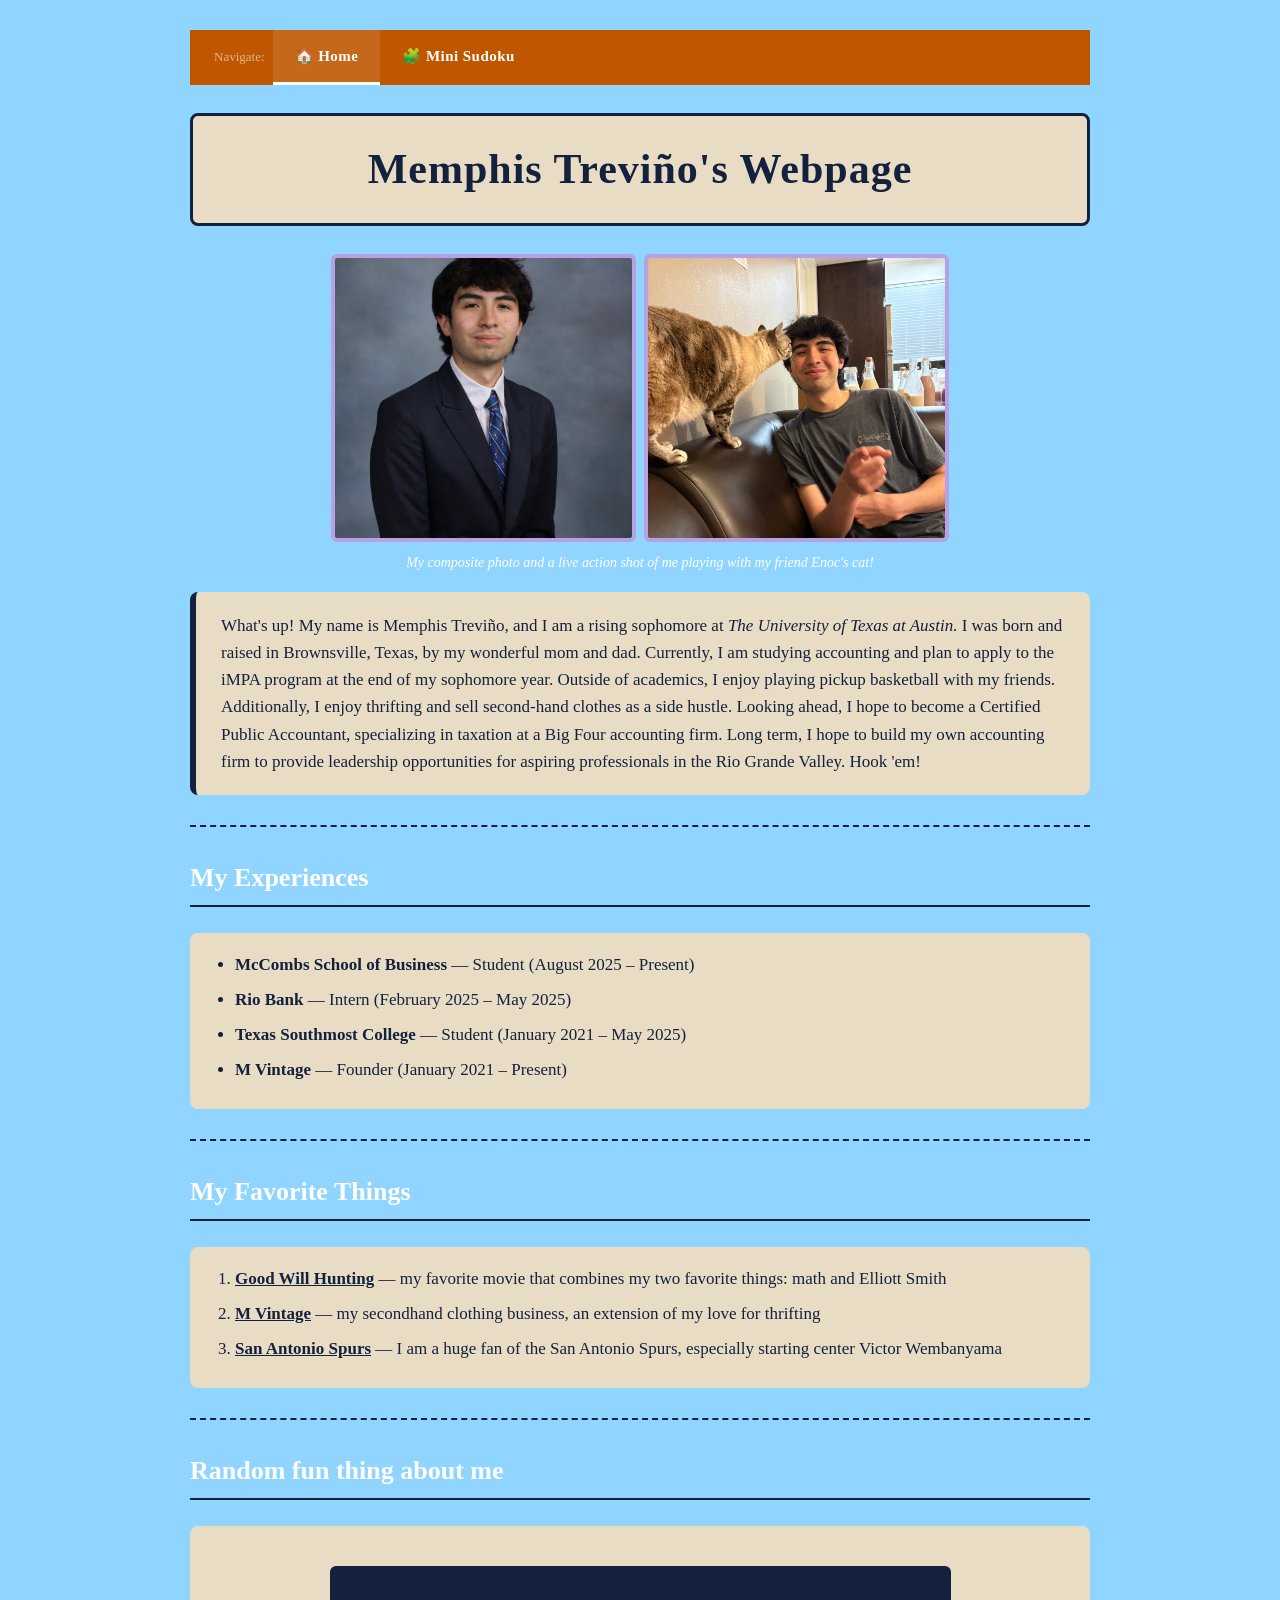
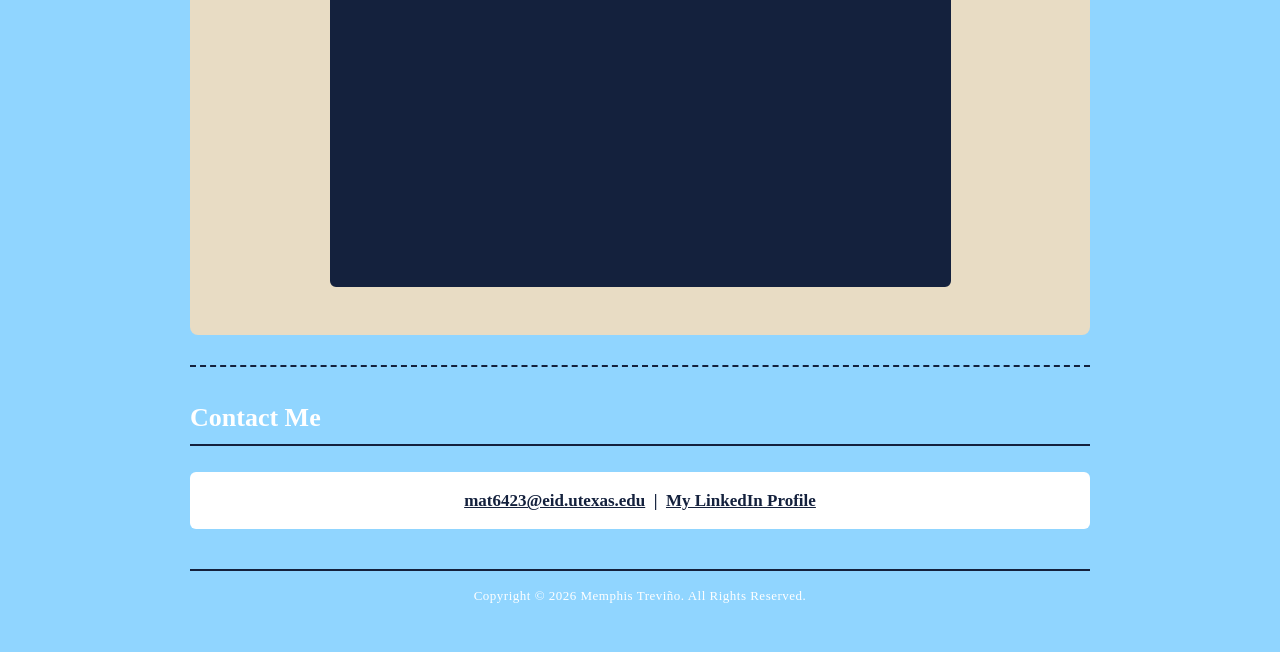
<file: index.html>
<!DOCTYPE html>
<html>
<head>
  <title>Memphis Treviño's Webpage</title>
  <link rel="stylesheet" href="style.css">
  <style>
    .site-nav {
      display: flex;
      gap: 0;
      background: #bf5700;
      padding: 0 24px;
      align-items: center;
    }
    .site-nav a {
      color: #fff;
      text-decoration: none;
      padding: 14px 22px;
      font-family: Georgia, serif;
      font-size: 15px;
      font-weight: bold;
      letter-spacing: 0.03em;
      border-bottom: 3px solid transparent;
      transition: border-color 0.2s, background 0.2s;
    }
    .site-nav a:hover {
      background: rgba(255,255,255,0.12);
      border-bottom-color: #fff;
    }
    .site-nav a.active {
      border-bottom-color: #fff;
      background: rgba(255,255,255,0.1);
    }
    .site-nav .nav-label {
      color: rgba(255,255,255,0.55);
      font-family: Georgia, serif;
      font-size: 13px;
      margin-right: 8px;
      user-select: none;
    }
  </style>
</head>
<body>

  <!-- Site Navigation -->
  <nav class="site-nav">
    <span class="nav-label">Navigate:</span>
    <a href="index.html" class="active">🏠 Home</a>
    <a href="sudoku.html">🧩 Mini Sudoku</a>
  </nav>

  <h1 class="page-title">Memphis Treviño's Webpage</h1>

  <div class="photo-row">
    <img class="row-photo"
         alt="Memphis' composite photo for his fraternity, Beta Theta Pi"
         src="memphisphoto.png" />
    <img class="row-photo"
         alt="Memphis playing with his friend Enoc's cat"
         src="memphiscat.jpg" />
  </div>
  <p class="caption">
    <em>My composite photo and a live action shot of me playing with my friend Enoc's cat!</em>
  </p>

  <p class="about-me">
    What's up! My name is Memphis Treviño, and I am a rising sophomore at <em> The University of Texas at Austin. </em> 
	I was born and raised in Brownsville, Texas, by my wonderful mom and dad. Currently, I am studying
	accounting and plan to apply to the iMPA program at the end of my sophomore year. Outside of academics, I enjoy playing pickup basketball with
	my friends. Additionally, I enjoy thrifting and sell second-hand clothes as a side hustle. Looking ahead, I hope to become a Certified Public
	Accountant, specializing in taxation at a Big Four accounting firm. Long term, I hope to build my own accounting firm to provide leadership
	opportunities for aspiring professionals in the Rio Grande Valley. Hook 'em!
  </p>

  <hr />

  <h3>My Experiences</h3>
  <ul>
    <li><b>McCombs School of Business</b> &mdash; Student (August 2025 &ndash; Present)</li>
    <li><strong>Rio Bank</strong> &mdash; Intern (February 2025 &ndash; May 2025)</li>
    <li><strong>Texas Southmost College</strong> &mdash; Student (January 2021 &ndash; May 2025)</li>
    <li><strong>M Vintage</strong> &mdash; Founder (January 2021 &ndash; Present)</li>
  </ul>

  <hr />

  <h3>My Favorite Things</h3>
  <ol>
    <li><a href="https://www.imdb.com/title/tt0119217/" target="_blank">Good Will Hunting</a> &mdash; my favorite movie that combines my two favorite things: math and Elliott Smith</li>
    <li><a href="https://www.depop.com/mvintage001/" target="_blank">M Vintage</a> &mdash; my secondhand clothing business, an extension of my love for thrifting</li>
    <li><a href="https://www.nba.com/spurs/" target="_blank">San Antonio Spurs</a> &mdash; I am a huge fan of the San Antonio Spurs, especially starting center Victor Wembanyama</li>
  </ol>

  <hr />

  <h3>Random fun thing about me</h3>

  <div class="video-grid">
    <iframe width="560" height="315" src="https://www.youtube.com/embed/5lqHqCo3PhM?si=nHSte2N-Nk47ull8" title="YouTube video player" frameborder="0" allow="accelerometer; autoplay; clipboard-write; encrypted-media; gyroscope; picture-in-picture; web-share" referrerpolicy="strict-origin-when-cross-origin" allowfullscreen></iframe>
  </div>

  <hr />

  <h3>Contact Me</h3>
  <p class="contact-line">
    <a href="mailto:mat6423@eid.utexas.edu">mat6423@eid.utexas.edu</a>
    &nbsp;|&nbsp;
    <a href="http://www.linkedin.com/in/MemphisTrevino" target="_blank">My LinkedIn Profile</a>
  </p>

  <footer class="page-footer">
    Copyright &copy; 2026 Memphis Treviño. All Rights Reserved.
  </footer>

</body>
</html>
</file>
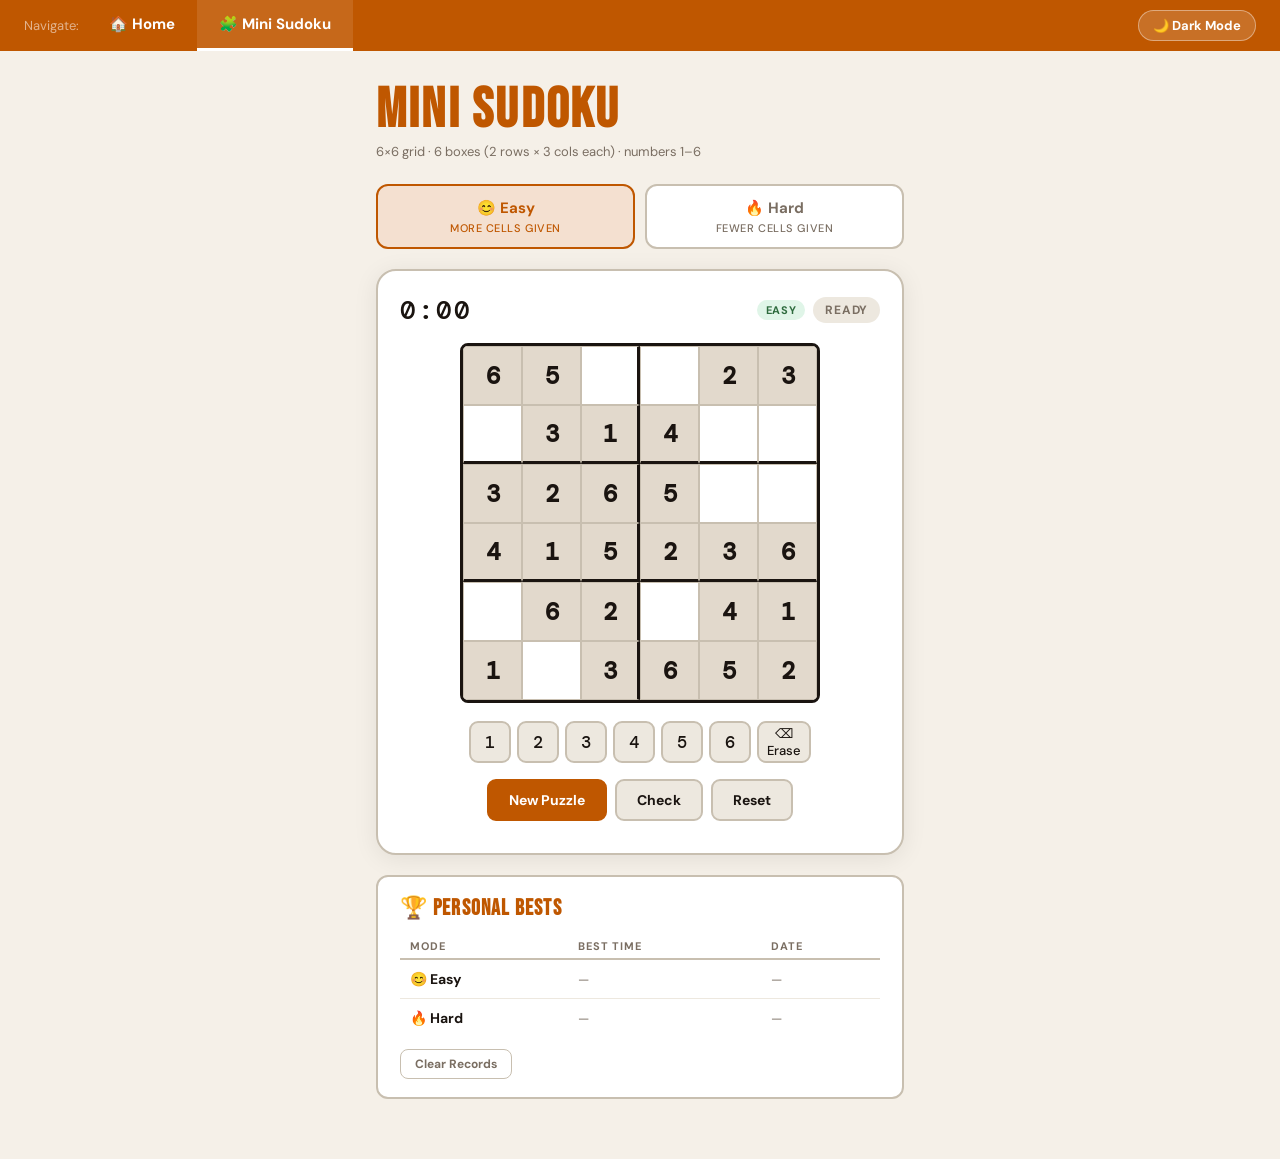
<file: sudoku.html>
<!DOCTYPE html>
<html lang="en" data-theme="light">
<head>
  <meta charset="UTF-8" />
  <meta name="viewport" content="width=device-width, initial-scale=1.0" />
  <title>Mini Sudoku — Memphis Treviño</title>
  <link rel="preconnect" href="https://fonts.googleapis.com">
  <link href="https://fonts.googleapis.com/css2?family=Bebas+Neue&family=DM+Mono:wght@400;500&family=DM+Sans:wght@400;500;700&display=swap" rel="stylesheet">
  <style>
    :root {
      --bg: #f5f0e8;
      --surface: #ffffff;
      --surface2: #ede8df;
      --border: #c8bfb0;
      --text: #1a1410;
      --text-muted: #7a6e62;
      --accent: #bf5700;
      --accent-light: #f4e0d0;
      --correct: #2e6b3e;
      --error: #c0392b;
      --error-bg: #fdecea;
      --given-bg: #e2d9cc;
      --given-text: #1a1410;
      --cell-hover: #fdf0e6;
      --cell-selected: #ffe8cc;
      --cell-peer: #faf5ee;
      --shadow: rgba(0,0,0,0.08);
      --box-border: #1a1410;
      --radius: 12px;
    }
    [data-theme="dark"] {
      --bg: #141210;
      --surface: #1f1c18;
      --surface2: #2a2520;
      --border: #3d3730;
      --text: #f0ebe0;
      --text-muted: #8a8070;
      --accent: #e07030;
      --accent-light: #3a2010;
      --correct: #4aab62;
      --error: #e05040;
      --error-bg: #2a1510;
      --given-bg: #2e2820;
      --given-text: #f0ebe0;
      --cell-hover: #2a2015;
      --cell-selected: #3a2810;
      --cell-peer: #232018;
      --shadow: rgba(0,0,0,0.4);
      --box-border: #b0a898;
    }

    * { box-sizing: border-box; margin: 0; padding: 0; }

    body {
      font-family: 'DM Sans', sans-serif;
      background: var(--bg);
      color: var(--text);
      min-height: 100vh;
      transition: background 0.3s, color 0.3s;
    }

    .site-nav {
      display: flex;
      align-items: center;
      background: var(--accent);
      padding: 0 24px;
    }
    [data-theme="dark"] .site-nav { background: #7a3800; }
    .site-nav a {
      color: #fff;
      text-decoration: none;
      padding: 14px 22px;
      font-size: 15px;
      font-weight: 700;
      border-bottom: 3px solid transparent;
      transition: border-color 0.2s, background 0.2s;
    }
    .site-nav a:hover { background: rgba(255,255,255,0.12); border-bottom-color: #fff; }
    .site-nav a.active { border-bottom-color: #fff; background: rgba(255,255,255,0.1); }
    .site-nav .nav-label { color: rgba(255,255,255,0.55); font-size: 13px; margin-right: 8px; }
    .site-nav .nav-right { margin-left: auto; }
    .dark-toggle {
      background: rgba(255,255,255,0.15);
      border: 1.5px solid rgba(255,255,255,0.4);
      border-radius: 999px;
      padding: 6px 14px;
      font-family: 'DM Sans', sans-serif;
      font-size: 13px;
      font-weight: 700;
      color: #fff;
      cursor: pointer;
      transition: all 0.2s;
      white-space: nowrap;
    }
    .dark-toggle:hover { background: rgba(255,255,255,0.28); }

    .page-wrap { max-width: 560px; margin: 0 auto; padding: 32px 16px 60px; }

    .page-header {
      display: flex;
      align-items: flex-end;
      justify-content: space-between;
      margin-bottom: 24px;
      flex-wrap: wrap;
      gap: 12px;
    }
    .page-title-block h1 {
      font-family: 'Bebas Neue', sans-serif;
      font-size: clamp(38px, 8vw, 56px);
      letter-spacing: 0.04em;
      color: var(--accent);
      line-height: 1;
    }
    .page-title-block p { color: var(--text-muted); font-size: 13px; margin-top: 4px; }

    .mode-row { display: flex; gap: 10px; margin-bottom: 20px; }
    .mode-btn {
      flex: 1;
      padding: 12px 10px;
      border-radius: var(--radius);
      border: 2px solid var(--border);
      background: var(--surface);
      font-family: 'DM Sans', sans-serif;
      font-size: 15px;
      font-weight: 700;
      cursor: pointer;
      color: var(--text-muted);
      transition: all 0.2s;
      display: flex;
      flex-direction: column;
      align-items: center;
      gap: 3px;
    }
    .mode-btn .mode-sub { font-size: 11px; font-weight: 500; letter-spacing: 0.05em; text-transform: uppercase; }
    .mode-btn:hover { border-color: var(--accent); color: var(--text); }
    .mode-btn.selected { border-color: var(--accent); background: var(--accent-light); color: var(--accent); }

    .game-card {
      background: var(--surface);
      border: 2px solid var(--border);
      border-radius: 20px;
      padding: 22px;
      box-shadow: 0 4px 24px var(--shadow);
      margin-bottom: 20px;
    }

    .game-info-row {
      display: flex;
      justify-content: space-between;
      align-items: center;
      margin-bottom: 16px;
    }
    .timer-display {
      font-family: 'DM Mono', monospace;
      font-size: 26px;
      font-weight: 500;
      color: var(--text);
      letter-spacing: 0.08em;
    }
    .timer-display.running { color: var(--accent); }
    .timer-display.done { color: var(--correct); }

    .status-badge {
      font-size: 12px; font-weight: 700; letter-spacing: 0.06em; text-transform: uppercase;
      padding: 5px 12px; border-radius: 999px;
      background: var(--surface2); color: var(--text-muted);
    }
    .status-badge.error { background: var(--error-bg); color: var(--error); }
    .status-badge.won { background: #e0f5e8; color: var(--correct); }
    [data-theme="dark"] .status-badge.won { background: #1a3025; }

    /* =====================================================
       6×6 SUDOKU GRID — boxes are 2 rows × 3 cols each
       =====================================================
       6 total cells per row, 6 rows.
       Box layout: 3 box-rows × 2 box-cols  ← NO, user wants 2 box-rows × 3 box-cols
       
       2 box-rows × 3 box-cols:
         Each box = (6 rows / 2) tall × (6 cols / 3) wide = 3 rows tall × 2 cols wide
         
       WAIT — if 2 box-rows × 3 box-cols:
         box height = 6/2 = 3 rows, box width = 6/3 = 2 cols
         → boxes are 3 tall × 2 wide  (same as before, that's what user complained about)
       
       User wants boxes that are 2 rows tall × 3 cols wide.
       That means each box is 2 rows × 3 cols.
       So box grid = 6/2 box-rows-of-cells × 6/3 box-cols-of-cells = 3 box-rows × 2 box-cols.
       
       BOX BORDERS:
         Thick col border: after every 3 cols → after col index 2 only
         Thick row border: after every 2 rows → after row index 1 and row index 3
    ===================================================== */

    .sudoku-wrap { display: flex; justify-content: center; margin-bottom: 18px; }

    .sudoku-grid {
      display: grid;
      grid-template-columns: repeat(6, 1fr);
      grid-template-rows: repeat(6, 1fr);
      border: 3px solid var(--box-border);
      border-radius: 8px;
      overflow: hidden;
      width: min(360px, calc(100vw - 72px));
      aspect-ratio: 1;
    }

    .sudoku-cell {
      border: 1px solid var(--border);
      display: flex;
      align-items: center;
      justify-content: center;
      font-family: 'DM Mono', monospace;
      font-size: clamp(15px, 4vw, 24px);
      font-weight: 500;
      cursor: pointer;
      transition: background 0.12s;
      user-select: none;
    }

    /* Thick RIGHT border after col 2 (every 3 cols → one box boundary at col 2) */
    .sudoku-cell[data-col="2"] {
      border-right: 3px solid var(--box-border);
    }

    /* Thick BOTTOM border after row 1 and row 3 (every 2 rows) */
    .sudoku-cell[data-row="1"],
    .sudoku-cell[data-row="3"] {
      border-bottom: 3px solid var(--box-border);
    }

    .sudoku-cell.given {
      background: var(--given-bg);
      color: var(--given-text);
      cursor: default;
      font-weight: 700;
    }
    .sudoku-cell.editable { background: var(--surface); color: var(--accent); }
    .sudoku-cell.editable:hover:not(.selected) { background: var(--cell-hover); }
    .sudoku-cell.peer { background: var(--cell-peer); }
    .sudoku-cell.selected {
      background: var(--cell-selected) !important;
      outline: 2.5px solid var(--accent);
      outline-offset: -2.5px;
      z-index: 1;
    }
    .sudoku-cell.wrong { background: var(--error-bg) !important; color: var(--error) !important; }
    .sudoku-cell.correct-fill { color: var(--correct) !important; }

    .numpad { display: flex; gap: 6px; justify-content: center; margin-bottom: 16px; flex-wrap: wrap; }
    .num-btn {
      width: 42px; height: 42px; border-radius: 9px;
      border: 2px solid var(--border); background: var(--surface2);
      font-family: 'DM Mono', monospace; font-size: 17px; font-weight: 500;
      cursor: pointer; color: var(--text); transition: all 0.15s;
      display: flex; align-items: center; justify-content: center;
    }
    .num-btn:hover { border-color: var(--accent); background: var(--accent-light); color: var(--accent); }
    .num-btn.erase { font-size: 13px; font-family: 'DM Sans', sans-serif; width: 54px; }

    .controls-row { display: flex; gap: 8px; justify-content: center; flex-wrap: wrap; }
    .ctrl-btn {
      padding: 10px 20px; border-radius: 9px;
      border: 2px solid var(--border); background: var(--surface2);
      font-family: 'DM Sans', sans-serif; font-size: 14px; font-weight: 700;
      cursor: pointer; color: var(--text); transition: all 0.2s;
    }
    .ctrl-btn:hover { border-color: var(--accent); color: var(--accent); }
    .ctrl-btn.primary { background: var(--accent); border-color: var(--accent); color: #fff; }
    .ctrl-btn.primary:hover { opacity: 0.88; }

    .hint-row { display: flex; justify-content: center; margin-top: 10px; }
    .hint-label { font-size: 13px; color: var(--text-muted); text-align: center; }

    .win-banner {
      display: none;
      background: linear-gradient(135deg, #2e6b3e, #1e5530);
      color: #fff; border-radius: var(--radius);
      padding: 16px 22px; text-align: center; margin-bottom: 18px;
      animation: popIn 0.4s cubic-bezier(0.34,1.56,0.64,1);
    }
    .win-banner.show { display: block; }
    .win-banner h2 { font-family: 'Bebas Neue', sans-serif; font-size: 26px; letter-spacing: 0.05em; }
    .win-banner p { font-size: 14px; opacity: 0.9; margin-top: 4px; }
    @keyframes popIn {
      from { transform: scale(0.85); opacity: 0; }
      to { transform: scale(1); opacity: 1; }
    }

    .pb-card {
      background: var(--surface); border: 2px solid var(--border);
      border-radius: var(--radius); padding: 18px 22px;
    }
    .pb-card h3 {
      font-family: 'Bebas Neue', sans-serif; font-size: 22px;
      letter-spacing: 0.05em; color: var(--accent); margin-bottom: 12px;
    }
    .pb-table { width: 100%; border-collapse: collapse; }
    .pb-table th {
      text-align: left; font-size: 11px; font-weight: 700;
      text-transform: uppercase; letter-spacing: 0.08em; color: var(--text-muted);
      padding: 5px 10px; border-bottom: 2px solid var(--border);
    }
    .pb-table td {
      padding: 10px; font-family: 'DM Mono', monospace; font-size: 15px;
      border-bottom: 1px solid var(--surface2);
    }
    .pb-table tr:last-child td { border-bottom: none; }
    .pb-table .mode-col { font-family: 'DM Sans', sans-serif; font-weight: 700; color: var(--text); font-size: 14px; }
    .pb-table .time-col { color: var(--accent); }
    .pb-table .none-col { color: var(--text-muted); font-size: 13px; font-family: 'DM Sans', sans-serif; }
    .pb-clear-btn {
      margin-top: 12px; padding: 6px 14px; font-size: 12px; font-weight: 700;
      border-radius: 8px; border: 1.5px solid var(--border);
      background: transparent; color: var(--text-muted); cursor: pointer;
      font-family: 'DM Sans', sans-serif; transition: all 0.2s;
    }
    .pb-clear-btn:hover { border-color: var(--error); color: var(--error); }

    .diff-badge {
      display: inline-block; font-size: 11px; font-weight: 700;
      letter-spacing: 0.06em; text-transform: uppercase;
      padding: 3px 9px; border-radius: 99px;
    }
    .diff-badge.easy { background: #e0f5e8; color: var(--correct); }
    .diff-badge.hard { background: var(--error-bg); color: var(--error); }
    [data-theme="dark"] .diff-badge.easy { background: #1a3025; }
  </style>
</head>
<body>

  <nav class="site-nav">
    <span class="nav-label">Navigate:</span>
    <a href="index.html">🏠 Home</a>
    <a href="sudoku.html" class="active">🧩 Mini Sudoku</a>
    <div class="nav-right">
      <button class="dark-toggle" onclick="toggleDark()" id="darkBtn">🌙 Dark Mode</button>
    </div>
  </nav>

  <div class="page-wrap">

    <div class="page-header">
      <div class="page-title-block">
        <h1>Mini Sudoku</h1>
        <p>6×6 grid · 6 boxes (2 rows × 3 cols each) · numbers 1–6</p>
      </div>
    </div>

    <div class="mode-row">
      <button class="mode-btn selected" id="btnEasy" onclick="selectMode('easy')">
        <span>😊 Easy</span>
        <span class="mode-sub">More cells given</span>
      </button>
      <button class="mode-btn" id="btnHard" onclick="selectMode('hard')">
        <span>🔥 Hard</span>
        <span class="mode-sub">Fewer cells given</span>
      </button>
    </div>

    <div class="win-banner" id="winBanner">
      <h2>🎉 Puzzle Solved!</h2>
      <p id="winMsg"></p>
    </div>

    <div class="game-card">
      <div class="game-info-row">
        <div class="timer-display" id="timerDisplay">0:00</div>
        <div style="display:flex;align-items:center;gap:8px;">
          <span class="diff-badge easy" id="diffBadge">Easy</span>
          <div class="status-badge" id="statusBadge">Ready</div>
        </div>
      </div>

      <div class="sudoku-wrap">
        <div class="sudoku-grid" id="sudokuGrid"></div>
      </div>

      <div class="numpad">
        <button class="num-btn" onclick="enterNum(1)">1</button>
        <button class="num-btn" onclick="enterNum(2)">2</button>
        <button class="num-btn" onclick="enterNum(3)">3</button>
        <button class="num-btn" onclick="enterNum(4)">4</button>
        <button class="num-btn" onclick="enterNum(5)">5</button>
        <button class="num-btn" onclick="enterNum(6)">6</button>
        <button class="num-btn erase" onclick="enterNum(0)">⌫ Erase</button>
      </div>

      <div class="controls-row">
        <button class="ctrl-btn primary" onclick="newGame()">New Puzzle</button>
        <button class="ctrl-btn" onclick="checkBoard()">Check</button>
        <button class="ctrl-btn" onclick="resetBoard()">Reset</button>
      </div>

      <div class="hint-row">
        <span class="hint-label" id="hintLabel"></span>
      </div>
    </div>

    <div class="pb-card">
      <h3>🏆 Personal Bests</h3>
      <table class="pb-table">
        <thead><tr><th>Mode</th><th>Best Time</th><th>Date</th></tr></thead>
        <tbody id="pbTableBody"></tbody>
      </table>
      <button class="pb-clear-btn" onclick="clearBests()">Clear Records</button>
    </div>

  </div>

  <script>
  // ===== DARK MODE =====
  function toggleDark() {
    const dark = document.documentElement.getAttribute('data-theme') === 'dark';
    document.documentElement.setAttribute('data-theme', dark ? 'light' : 'dark');
    document.getElementById('darkBtn').textContent = dark ? '🌙 Dark Mode' : '☀️ Light Mode';
    localStorage.setItem('sudoku-theme', dark ? 'light' : 'dark');
  }
  (() => {
    const t = localStorage.getItem('sudoku-theme');
    if (t) {
      document.documentElement.setAttribute('data-theme', t);
      if (t === 'dark') document.getElementById('darkBtn').textContent = '☀️ Light Mode';
    }
  })();

  // ===== 6×6 SUDOKU ENGINE =====
  // Boxes: each box is 2 rows tall × 3 cols wide
  // Box grid: 3 box-rows × 2 box-cols
  // Box index of cell (r,c): Math.floor(r/2)*2 + Math.floor(c/3)

  function cellIdx(r, c) { return r * 6 + c; }

  function getBoxIdx(r, c) {
    // box row = floor(r/2), box col = floor(c/3)
    return Math.floor(r / 2) * 2 + Math.floor(c / 3);
  }

  function isValid(grid, r, c, val) {
    // Row check
    for (let cc = 0; cc < 6; cc++)
      if (cc !== c && grid[cellIdx(r, cc)] === val) return false;
    // Col check
    for (let rr = 0; rr < 6; rr++)
      if (rr !== r && grid[cellIdx(rr, c)] === val) return false;
    // Box check — box is 2 rows × 3 cols
    const br = Math.floor(r / 2) * 2;   // top row of box
    const bc = Math.floor(c / 3) * 3;   // left col of box
    for (let dr = 0; dr < 2; dr++)
      for (let dc = 0; dc < 3; dc++)
        if ((br+dr !== r || bc+dc !== c) && grid[cellIdx(br+dr, bc+dc)] === val) return false;
    return true;
  }

  function randShuffle(arr) {
    const a = [...arr];
    for (let i = a.length-1; i > 0; i--) {
      const j = Math.floor(Math.random()*(i+1));
      [a[i],a[j]]=[a[j],a[i]];
    }
    return a;
  }

  function solve(grid, pos) {
    if (pos === 36) return true;
    const r = Math.floor(pos / 6), c = pos % 6;
    for (const n of randShuffle([1,2,3,4,5,6])) {
      if (isValid(grid, r, c, n)) {
        grid[pos] = n;
        if (solve(grid, pos + 1)) return true;
        grid[pos] = 0;
      }
    }
    return false;
  }

  function generateSolution() {
    const grid = new Array(36).fill(0);
    solve(grid, 0);
    return grid;
  }

  function makePuzzle(sol, mode) {
    const toRemove = mode === 'easy' ? 10 : 22;
    const revealed = new Array(36).fill(true);
    const order = randShuffle([...Array(36).keys()]);
    let removed = 0;
    for (const i of order) {
      if (removed >= toRemove) break;
      revealed[i] = false;
      removed++;
    }
    return revealed;
  }

  // ===== STATE =====
  let currentMode = 'easy';
  let solution = [];
  let revealed = [];
  let userGrid = [];
  let selectedCell = -1;
  let timerInterval = null;
  let elapsed = 0;
  let gameWon = false;
  let gameStarted = false;

  function selectMode(mode) {
    currentMode = mode;
    document.getElementById('btnEasy').classList.toggle('selected', mode==='easy');
    document.getElementById('btnHard').classList.toggle('selected', mode==='hard');
    const b = document.getElementById('diffBadge');
    b.textContent = mode === 'easy' ? 'Easy' : 'Hard';
    b.className = 'diff-badge ' + mode;
    newGame();
  }

  function newGame() {
    clearInterval(timerInterval);
    elapsed = 0; gameWon = false; gameStarted = false; selectedCell = -1;
    solution = generateSolution();
    revealed = makePuzzle(solution, currentMode);
    userGrid = solution.map((v, i) => revealed[i] ? v : 0);
    updateTimerDisplay();
    document.getElementById('timerDisplay').className = 'timer-display';
    document.getElementById('winBanner').classList.remove('show');
    setStatus('Ready', '');
    document.getElementById('hintLabel').textContent = '';
    renderGrid();
    renderPBTable();
  }

  function resetBoard() {
    if (!solution.length) return;
    clearInterval(timerInterval);
    elapsed = 0; gameStarted = false; gameWon = false; selectedCell = -1;
    userGrid = solution.map((v, i) => revealed[i] ? v : 0);
    updateTimerDisplay();
    document.getElementById('timerDisplay').className = 'timer-display';
    document.getElementById('winBanner').classList.remove('show');
    setStatus('Ready', '');
    document.getElementById('hintLabel').textContent = '';
    renderGrid();
  }

  function startTimer() {
    if (gameStarted) return;
    gameStarted = true;
    timerInterval = setInterval(() => { elapsed++; updateTimerDisplay(); }, 1000);
    document.getElementById('timerDisplay').className = 'timer-display running';
  }
  function updateTimerDisplay() {
    const m = Math.floor(elapsed/60), s = elapsed%60;
    document.getElementById('timerDisplay').textContent = `${m}:${s.toString().padStart(2,'0')}`;
  }
  function stopTimer() {
    clearInterval(timerInterval);
    document.getElementById('timerDisplay').className = 'timer-display done';
  }

  function renderGrid() {
    const gridEl = document.getElementById('sudokuGrid');
    gridEl.innerHTML = '';
    const selR = selectedCell >= 0 ? Math.floor(selectedCell/6) : -1;
    const selC = selectedCell >= 0 ? selectedCell%6 : -1;
    const selBox = selectedCell >= 0 ? getBoxIdx(selR, selC) : -1;

    for (let r = 0; r < 6; r++) {
      for (let c = 0; c < 6; c++) {
        const i = cellIdx(r, c);
        const cell = document.createElement('div');
        cell.className = 'sudoku-cell';
        cell.dataset.row = r;
        cell.dataset.col = c;

        if (revealed[i]) {
          cell.classList.add('given');
        } else {
          cell.classList.add('editable');
          if (i === selectedCell) {
            cell.classList.add('selected');
          } else if (selectedCell >= 0 && (r===selR || c===selC || getBoxIdx(r,c)===selBox)) {
            cell.classList.add('peer');
          }
        }

        cell.textContent = userGrid[i] || '';
        cell.addEventListener('click', () => {
          if (!revealed[i] && !gameWon) { selectedCell = i; renderGrid(); }
        });
        gridEl.appendChild(cell);
      }
    }
  }

  function enterNum(n) {
    if (selectedCell < 0 || gameWon || revealed[selectedCell]) return;
    if (!gameStarted) startTimer();
    userGrid[selectedCell] = n;
    document.getElementById('hintLabel').textContent = '';
    setStatus('Playing', '');
    renderGrid();
    if (userGrid.every((v,i) => v === solution[i])) handleWin();
  }

  document.addEventListener('keydown', e => {
    const k = parseInt(e.key);
    if (k >= 1 && k <= 6) { enterNum(k); return; }
    if (e.key==='Backspace'||e.key==='Delete'||e.key==='0') { enterNum(0); return; }
    if (selectedCell >= 0 && !gameWon) {
      const r = Math.floor(selectedCell/6), c = selectedCell%6;
      if (e.key==='ArrowRight'&&c<5) { selectedCell++; renderGrid(); }
      if (e.key==='ArrowLeft' &&c>0) { selectedCell--; renderGrid(); }
      if (e.key==='ArrowDown' &&r<5) { selectedCell+=6; renderGrid(); }
      if (e.key==='ArrowUp'   &&r>0) { selectedCell-=6; renderGrid(); }
    }
  });

  function checkBoard() {
    if (!solution.length || gameWon) return;
    const filled = userGrid.every((v,i) => revealed[i] || v !== 0);
    if (!filled) {
      setStatus('Fill all cells', 'error');
      document.getElementById('hintLabel').textContent = '⚠️ Some cells are still empty.';
      return;
    }
    let errors = 0;
    document.querySelectorAll('.sudoku-cell').forEach((cell, i) => {
      if (!revealed[i]) {
        cell.classList.remove('wrong','correct-fill');
        if (userGrid[i] !== solution[i]) { cell.classList.add('wrong'); errors++; }
        else cell.classList.add('correct-fill');
      }
    });
    if (errors === 0) { handleWin(); }
    else {
      setStatus(`${errors} error${errors>1?'s':''}`, 'error');
      document.getElementById('hintLabel').textContent =
        currentMode === 'hard'
          ? `${errors} cell${errors>1?'s are':' is'} wrong — keep going!`
          : `${errors} mistake${errors>1?'s':''} highlighted in red.`;
    }
  }

  function handleWin() {
    stopTimer();
    gameWon = true;
    const t = document.getElementById('timerDisplay').textContent;
    document.getElementById('winBanner').classList.add('show');
    document.getElementById('winMsg').textContent = `Solved in ${t}! Amazing work 🔥`;
    setStatus('Solved!', 'won');
    savePB(currentMode, elapsed);
    renderPBTable();
    renderGrid();
  }

  function setStatus(msg, type) {
    const b = document.getElementById('statusBadge');
    b.textContent = msg;
    b.className = 'status-badge' + (type ? ' '+type : '');
  }

  function getPBs() { try { return JSON.parse(localStorage.getItem('sudoku-pbs')||'{}'); } catch { return {}; } }
  function savePB(mode, secs) {
    const pbs = getPBs();
    if (!pbs[mode] || secs < pbs[mode].secs) {
      pbs[mode] = { secs, date: new Date().toLocaleDateString() };
      localStorage.setItem('sudoku-pbs', JSON.stringify(pbs));
    }
  }
  function clearBests() {
    if (confirm('Clear all personal bests?')) { localStorage.removeItem('sudoku-pbs'); renderPBTable(); }
  }
  function fmtTime(s) { return `${Math.floor(s/60)}:${(s%60).toString().padStart(2,'0')}`; }
  function renderPBTable() {
    const pbs = getPBs();
    document.getElementById('pbTableBody').innerHTML = [
      {key:'easy',label:'😊 Easy'},
      {key:'hard',label:'🔥 Hard'}
    ].map(m => {
      const pb = pbs[m.key];
      return `<tr>
        <td class="mode-col">${m.label}</td>
        <td class="${pb?'time-col':'none-col'}">${pb?fmtTime(pb.secs):'—'}</td>
        <td class="${pb?'':'none-col'}">${pb?pb.date:'—'}</td>
      </tr>`;
    }).join('');
  }

  newGame();
  </script>
</body>
</html>
</file>
<file: style.css>
/* ============================================================
   Clint Tuttle's Webpage - style.css
   ============================================================
   Color palette (UT Austin inspired):
   - Burnt orange: #BF5700  (primary background)
   - Navy:        #14213D   (primary text)
   - Khaki:       #E8DCC4   (cards / content panels)
   - White:       #FFFFFF   (highlights and contrast)
   ============================================================ */

/* ---- Page basics ---- */
body {
  background-color: #90D5FF;          /* burnt orange background */
  color: #14213D;                     /* navy text for contrast  */
  font-family: "Comic Sans MS", cursive;
  max-width: 900px;
  margin: 0 auto;                     /* centers the whole page  */
  padding: 30px 20px;
  line-height: 1.6;
}

/* ---- Page title ---- */
.page-title {
  text-align: center;
  color: #14213D;                     /* navy title */
  background-color: #E8DCC4;          /* khaki bar behind title */
  font-size: 42px;
  font-weight: bold;
  padding: 20px;
  border: 3px solid #14213D;
  border-radius: 8px;
  letter-spacing: 1px;
}

/* ---- Photo row at top: three images side-by-side ---- */
.photo-row {
  display: flex;                      /* puts items in a row */
  justify-content: center;            /* centers them horizontally */
  align-items: stretch;
  gap: 8px;                           /* small space between photos */
  margin: 20px 0 10px 0;
}

.row-photo {
  width: 33%;                         /* each photo takes ~one-third */
  height: 280px;                      /* all photos same height */
  object-fit: cover;                  /* crop to fill, no distortion */
  border: 4px solid #B8A1E3;          /* navy frame */
  border-radius: 6px;
  background-color: #FFFFFF;
}

/* ---- Section headings (Fall 2026 Schedule, Videos, etc.) ---- */
h3 {
  color: #FFFFFF;                     /* white headings on orange */
  font-size: 26px;
  border-bottom: 2px solid #14213D;
  padding-bottom: 6px;
  margin-top: 30px;
}

/* ---- About Me paragraph ---- */
.about-me {
  background-color: #E8DCC4;          /* khaki "card" */
  color: #14213D;
  padding: 20px 25px;
  border-radius: 8px;
  border-left: 6px solid #14213D;
  font-size: 17px;
}

/* ---- Resume line ---- */
.resume-line {
  text-align: center;
  background-color: #FFFFFF;
  color: #14213D;
  padding: 12px;
  border-radius: 6px;
  font-size: 18px;
  font-weight: bold;
}

/* ---- Captions under photos ---- */
.caption {
  text-align: center;
  color: #FFFFFF;
  font-size: 14px;
  margin-top: 0;
  padding: 0 20px;
}

/* ---- Lists ---- */
ol, ul {
  background-color: #E8DCC4;
  color: #14213D;
  padding: 18px 18px 18px 45px;       /* extra left padding for bullets */
  border-radius: 8px;
  font-size: 17px;
}

li {
  margin-bottom: 8px;
}

/* ---- Links ---- */
a {
  color: #14213D;
  font-weight: bold;
  text-decoration: underline;
}

a:hover {
  color: #BF5700;
  background-color: #FFFFFF;
  padding: 1px 3px;
  border-radius: 3px;
}

/* ---- Horizontal rules ---- */
hr {
  border: none;
  border-top: 2px dashed #14213D;
  margin: 30px 0;
}

/* ---- Video grid: 2 videos per row ---- */
.video-grid {
  justify-items: center;
  text-align:center;
  background-color: #E8DCC4;
  padding: 40px;
  border-radius: 8px;
}

.video-grid iframe {
  width: 75%;
  justify-items: center;
  text-align:center;
  border: 3px solid #14213D;
  border-radius: 6px;
  background-color: #14213D;
}

/* ---- Contact line ---- */
.contact-line {
  text-align: center;
  background-color: #FFFFFF;
  color: #14213D;
  padding: 15px;
  border-radius: 6px;
  font-size: 17px;
  font-weight: bold;
}

/* ---- Footer ---- */
.page-footer {
  text-align: center;
  color: #FFFFFF;
  font-size: 13px;
  margin-top: 40px;
  padding: 15px;
  border-top: 2px solid #14213D;
  letter-spacing: 0.5px;
}

/* ---- Mobile / smaller screens ---- */
@media (max-width: 700px) {
  .video-grid {
    grid-template-columns: 1fr;
  }

  .page-title {
    font-size: 30px;
  }

  /* Stack the photos vertically on small screens */
  .photo-row {
    flex-direction: column;
    align-items: center;
  }

  .row-photo {
    width: 90%;
    height: 250px;
  }

  /* Stack contact links on small screens */
  .contact-line {
    font-size: 15px;
  }
}
</file>
